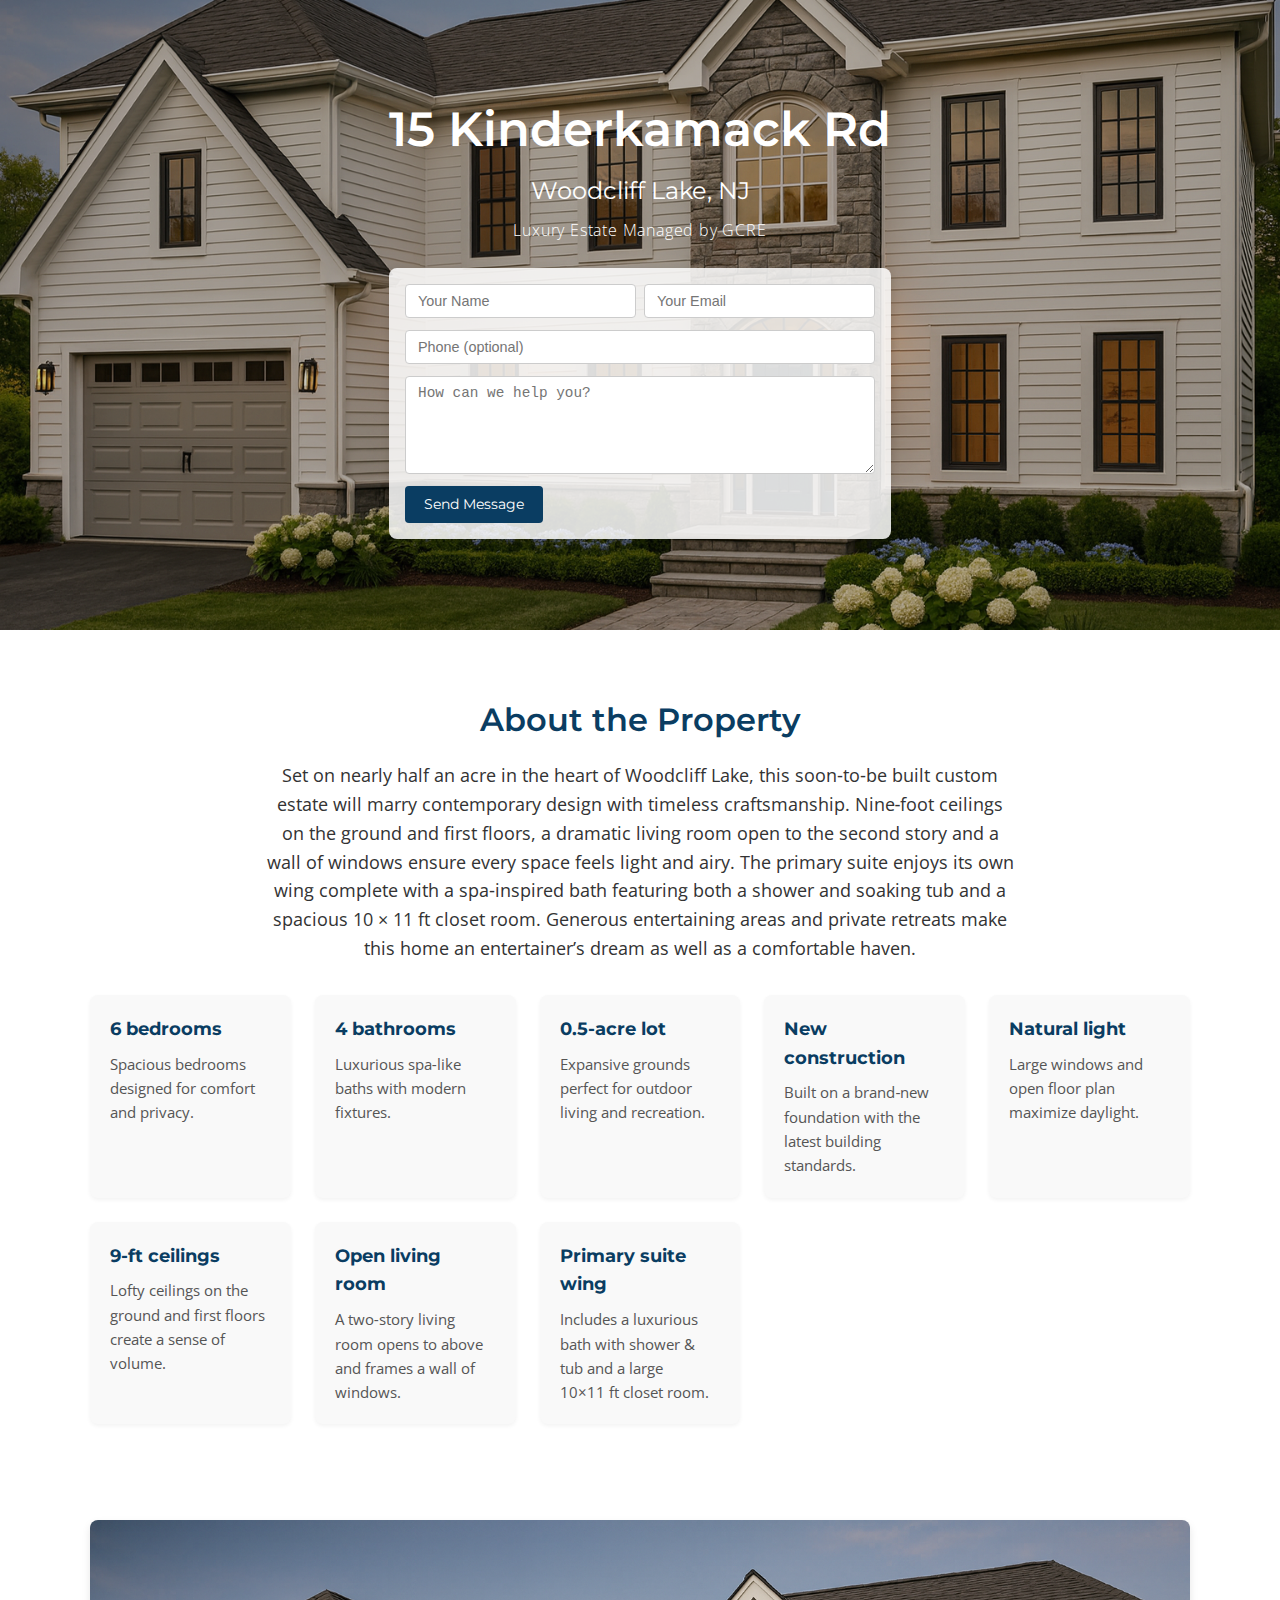
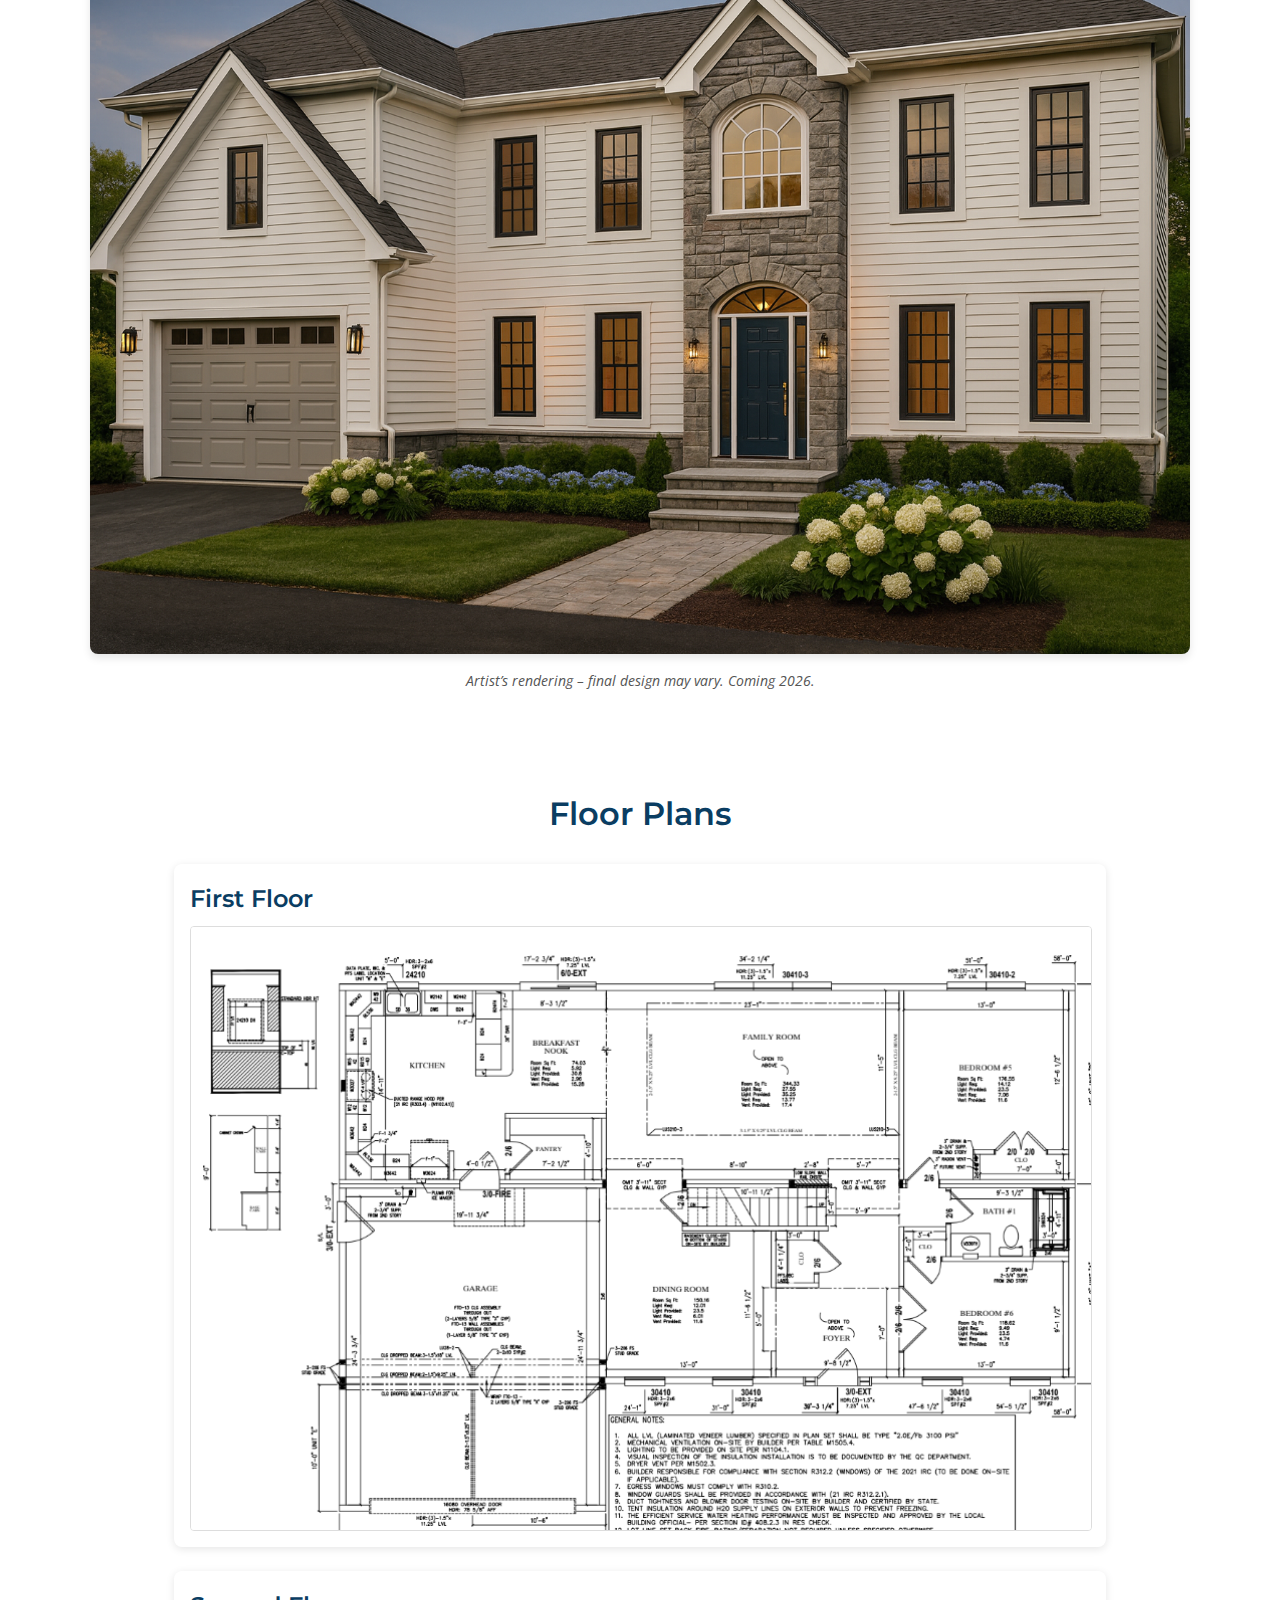
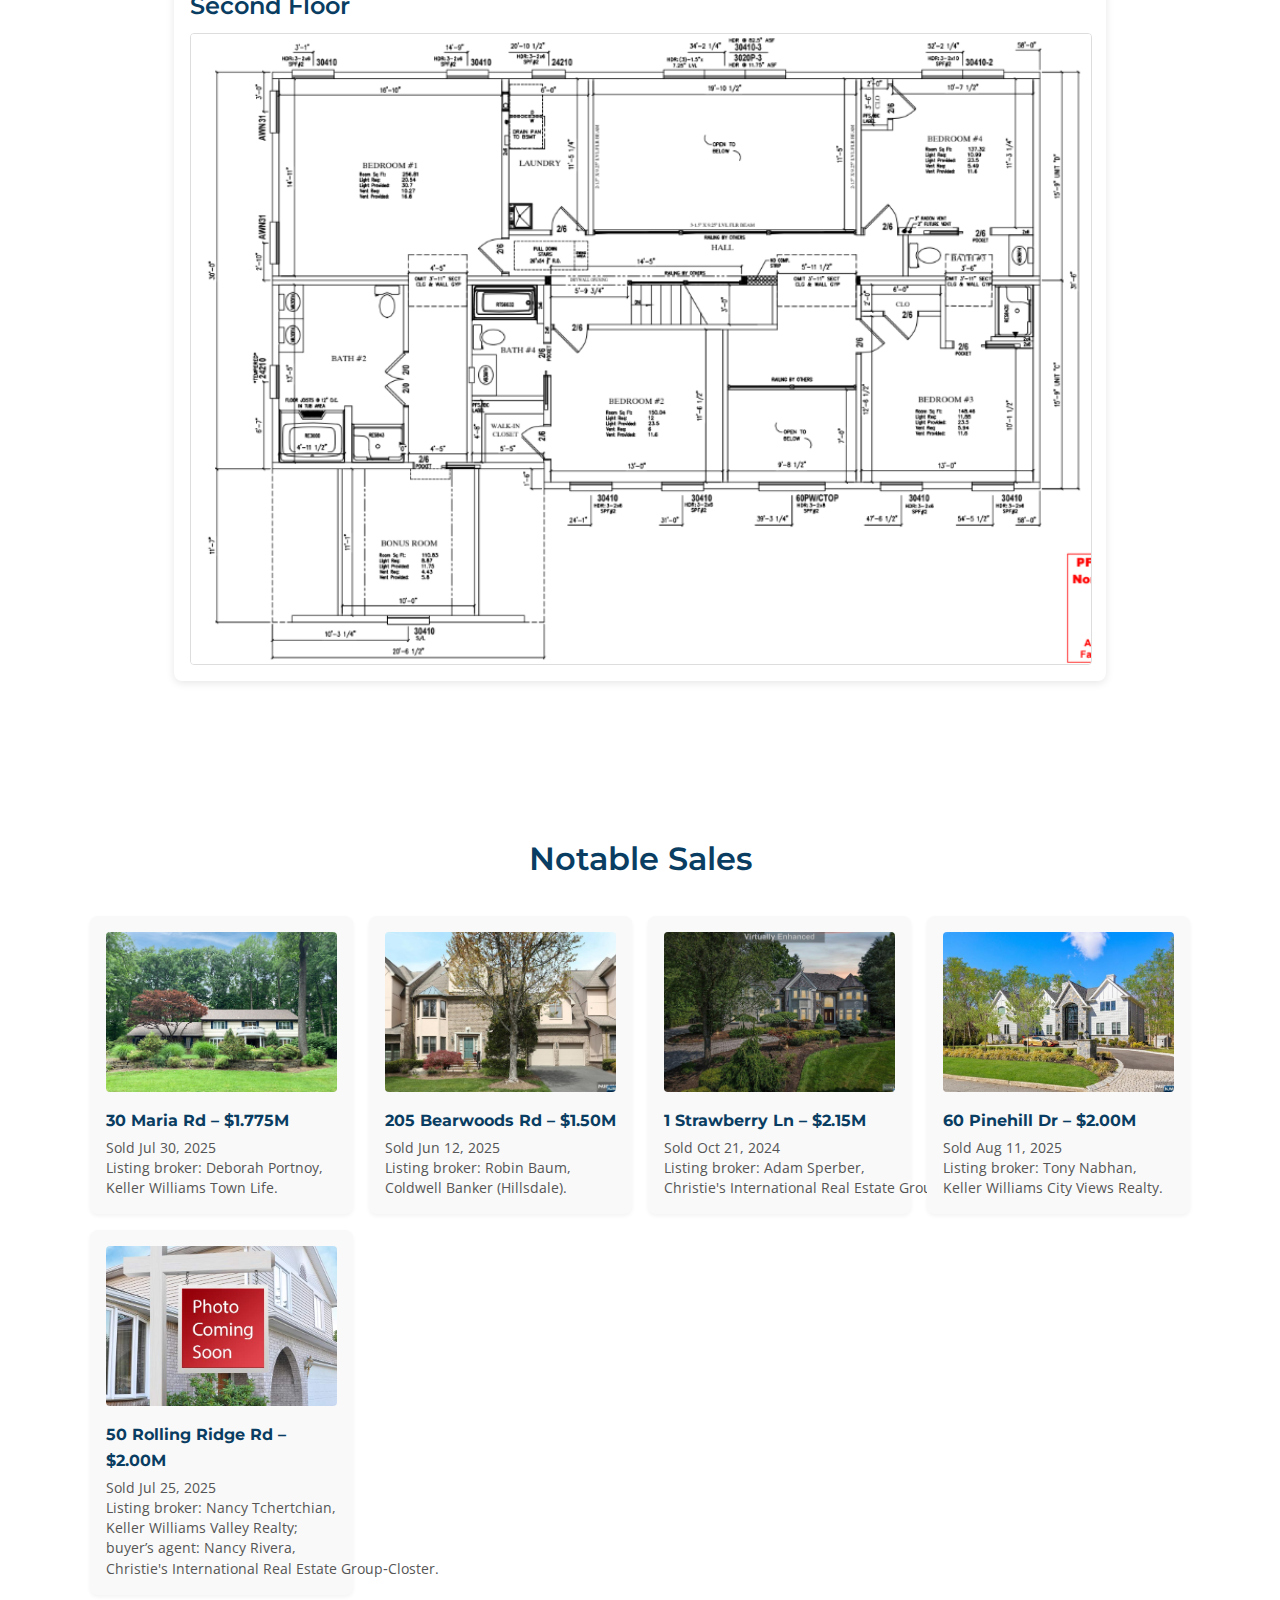
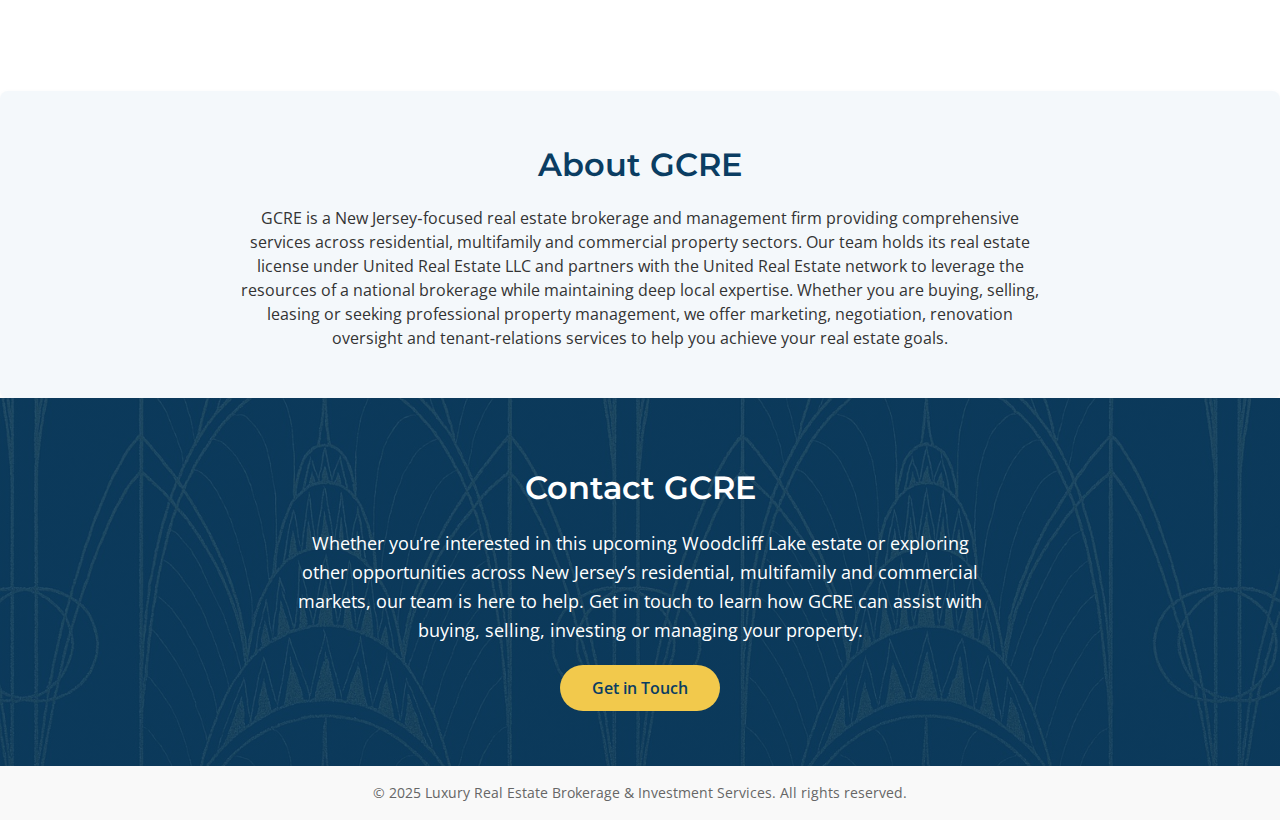
<file: index.html>
<!DOCTYPE html>
<html lang="en">
<head>
    <meta charset="UTF-8">
    <meta name="viewport" content="width=device-width, initial-scale=1.0">
    <title>15 Kinderkamack Rd – Coming Soon</title>
    <!--
      We load fonts directly from Google. These fonts are cached by most
      browsers and don’t require any personal information to download. If
      the network request fails, the page will still render with the
      browser’s default fonts.
    -->
    <link href="https://fonts.googleapis.com/css2?family=Montserrat:wght@400;600&family=Open+Sans:wght@300;400;600&display=swap" rel="stylesheet">
    <link rel="stylesheet" href="style.css">
</head>
<body>
    <!-- Hero section featuring the exterior photo of the property -->
    <header class="hero">
        <!-- Background image is set in CSS -->
        <div class="overlay"></div>
        <div class="hero-content">
            <h1>15 Kinderkamack Rd</h1>
            <h2>Woodcliff Lake, NJ</h2>
            <p class="tagline">Luxury Estate Managed by GCRE</p>
            <!-- Contact form for visitors to reach out directly -->
            <!--
              The contact form below submits to a secure HTTPS endpoint provided by FormSubmit.co.
              Replace "your-email@example.com" with the email address that should receive
              inquiries. The use of HTTPS prevents browsers from warning that the form is
              insecure, which happens when using a mailto: action on a secure (HTTPS) page.
            -->
            <form id="contact" class="contact-form" action="https://formsubmit.co/your-email@example.com" method="POST">
                <!-- FormSubmit will add a honeypot field automatically; include hidden fields
                     for subject or redirect page if desired. -->
                <input type="hidden" name="_subject" value="New inquiry from Woodcliff Lake landing page">
                <input type="hidden" name="_next" value="https://gcre-nj.github.io/woodcliff-lake-landing/thank-you.html">
                <div class="form-row">
                    <input type="text" name="Name" placeholder="Your Name" required>
                    <input type="email" name="Email" placeholder="Your Email" required>
                </div>
                <div class="form-row">
                    <input type="text" name="Phone" placeholder="Phone (optional)">
                </div>
                <div class="form-row">
                    <textarea name="Message" placeholder="How can we help you?" rows="3"></textarea>
                </div>
                <button type="submit">Send Message</button>
            </form>
        </div>
    </header>

    <!-- About section describing the property -->
    <section id="about" class="about section">
        <div class="container">
            <h2>About the Property</h2>
            <p class="intro">
                Set on nearly half an acre in the heart of Woodcliff Lake, this soon‑to‑be built custom estate will
                marry contemporary design with timeless craftsmanship. Nine‑foot ceilings on the ground and first floors,
                a dramatic living room open to the second story and a wall of windows ensure every space feels light
                and airy. The primary suite enjoys its own wing complete with a spa‑inspired bath featuring both a
                shower and soaking tub and a spacious 10&nbsp;×&nbsp;11 ft closet room. Generous entertaining areas and
                private retreats make this home an entertainer’s dream as well as a comfortable haven.
            </p>
            <div class="features">
                <div class="feature">
                    <strong>6 bedrooms</strong>
                    <p>Spacious bedrooms designed for comfort and privacy.</p>
                </div>
                <div class="feature">
                    <strong>4 bathrooms</strong>
                    <p>Luxurious spa‑like baths with modern fixtures.</p>
                </div>
                <div class="feature">
                    <strong>0.5‑acre lot</strong>
                    <p>Expansive grounds perfect for outdoor living and recreation.</p>
                </div>
                <div class="feature">
                    <strong>New construction</strong>
                    <p>Built on a brand‑new foundation with the latest building standards.</p>
                </div>
                <div class="feature">
                    <strong>Natural light</strong>
                    <p>Large windows and open floor plan maximize daylight.</p>
                </div>
                <div class="feature">
                    <strong>9‑ft ceilings</strong>
                    <p>Lofty ceilings on the ground and first floors create a sense of volume.</p>
                </div>
                <div class="feature">
                    <strong>Open living room</strong>
                    <p>A two‑story living room opens to above and frames a wall of windows.</p>
                </div>
                <div class="feature">
                    <strong>Primary suite wing</strong>
                    <p>Includes a luxurious bath with shower &amp; tub and a large 10×11 ft closet room.</p>
                </div>
            </div>

            <!-- End of features -->
        </div>
    </section>

    <!-- Rendering section showing the main exterior image again without overlay -->
    <section id="rendering" class="rendering section">
        <div class="rendering-container">
            <img src="exterior.png" alt="Artist's rendering of 15 Kinderkamack Rd exterior">
            <p class="rendering-caption">Artist’s rendering – final design may vary. Coming 2026.</p>
        </div>
    </section>

    <!-- Floor plans section placed immediately after the property description -->
    <section id="floor-plans" class="floor-plans section">
        <div class="container">
            <h2>Floor Plans</h2>
            <div class="plan">
                <h3>First Floor</h3>
                <img src="first-floor.png" alt="First floor plan">
            </div>
            <div class="plan">
                <h3>Second Floor</h3>
                <img src="second-floor.png" alt="Second floor plan">
            </div>
        </div>
    </section>


    <!-- Notable sales section highlighting recent high‑end transactions -->
    <section id="gallery" class="gallery section">
        <div class="container">
            <h2>Notable Sales</h2>
            <!-- High‑value sales with images, sale details and listing brokerages -->
            <div class="sales-list">
                <!-- 30 Maria Road -->
                <div class="sale-item">
                    <img src="maria30.jpg" alt="30 Maria Road exterior">
                    <strong>30 Maria Rd – $1.775M</strong>
                    <p>Sold Jul 30, 2025<br>
                    Listing broker: Deborah Portnoy, Keller Williams Town Life.</p>
                </div>
                <!-- 205 Bearwoods Road -->
                <div class="sale-item">
                    <img src="bearwoods205.jpg" alt="205 Bearwoods Road exterior">
                    <strong>205 Bearwoods Rd – $1.50M</strong>
                    <p>Sold Jun 12, 2025<br>
                    Listing broker: Robin Baum, Coldwell Banker (Hillsdale).</p>
                </div>
                <!-- 1 Strawberry Lane -->
                <div class="sale-item">
                    <img src="strawberry1.jpg" alt="1 Strawberry Lane exterior">
                    <strong>1 Strawberry Ln – $2.15M</strong>
                    <p>Sold Oct 21, 2024<br>
                    Listing broker: Adam Sperber, Christie's International Real Estate Group‑Paramus.</p>
                </div>
                <!-- 60 Pinehill Drive -->
                <div class="sale-item">
                    <img src="pinehill60.jpg" alt="60 Pinehill Drive exterior">
                    <strong>60 Pinehill Dr – $2.00M</strong>
                    <p>Sold Aug 11, 2025<br>
                    Listing broker: Tony Nabhan, Keller Williams City Views Realty.</p>
                </div>
                <!-- 50 Rolling Ridge Road -->
                <div class="sale-item">
                    <img src="rollingridge50.jpg" alt="50 Rolling Ridge Road exterior (photo coming soon)">
                    <strong>50 Rolling Ridge Rd – $2.00M</strong>
                    <p>Sold Jul 25, 2025<br>
                    Listing broker: Nancy Tchertchian, Keller Williams Valley Realty; buyer’s agent: Nancy Rivera, Christie's International Real Estate Group‑Closter.</p>
                </div>
            </div>
        </div>
    </section>

    <!-- About GCRE section -->
    <section id="about-gcre" class="gcre section">
        <div class="container">
            <h2>About GCRE</h2>
            <p>
                GCRE is a New Jersey‑focused real estate brokerage and management firm providing
                comprehensive services across residential, multifamily and commercial property sectors.
                Our team holds its real estate license under United Real Estate LLC and partners with
                the United Real Estate network to leverage the resources of a national brokerage while
                maintaining deep local expertise. Whether you are buying, selling, leasing or seeking
                professional property management, we offer marketing, negotiation, renovation oversight
                and tenant‑relations services to help you achieve your real estate goals.
            </p>
        </div>
    </section>


    <!-- Contact call to action -->
    <section id="cta" class="cta section">
        <div class="container">
            <h2>Contact GCRE</h2>
            <p>
                Whether you’re interested in this upcoming Woodcliff Lake estate or exploring other opportunities
                across New Jersey’s residential, multifamily and commercial markets, our team is here to help.
                Get in touch to learn how GCRE can assist with buying, selling, investing or managing your
                property.
            </p>
            <a class="btn" href="#contact">Get in Touch</a>
        </div>
    </section>

    <!-- Footer with basic attribution -->
    <footer class="footer">
        <div class="container">
            <p>&copy; 2025 Luxury Real Estate Brokerage &amp; Investment Services. All rights reserved.</p>
        </div>
    </footer>
</body>
</html>
</file>
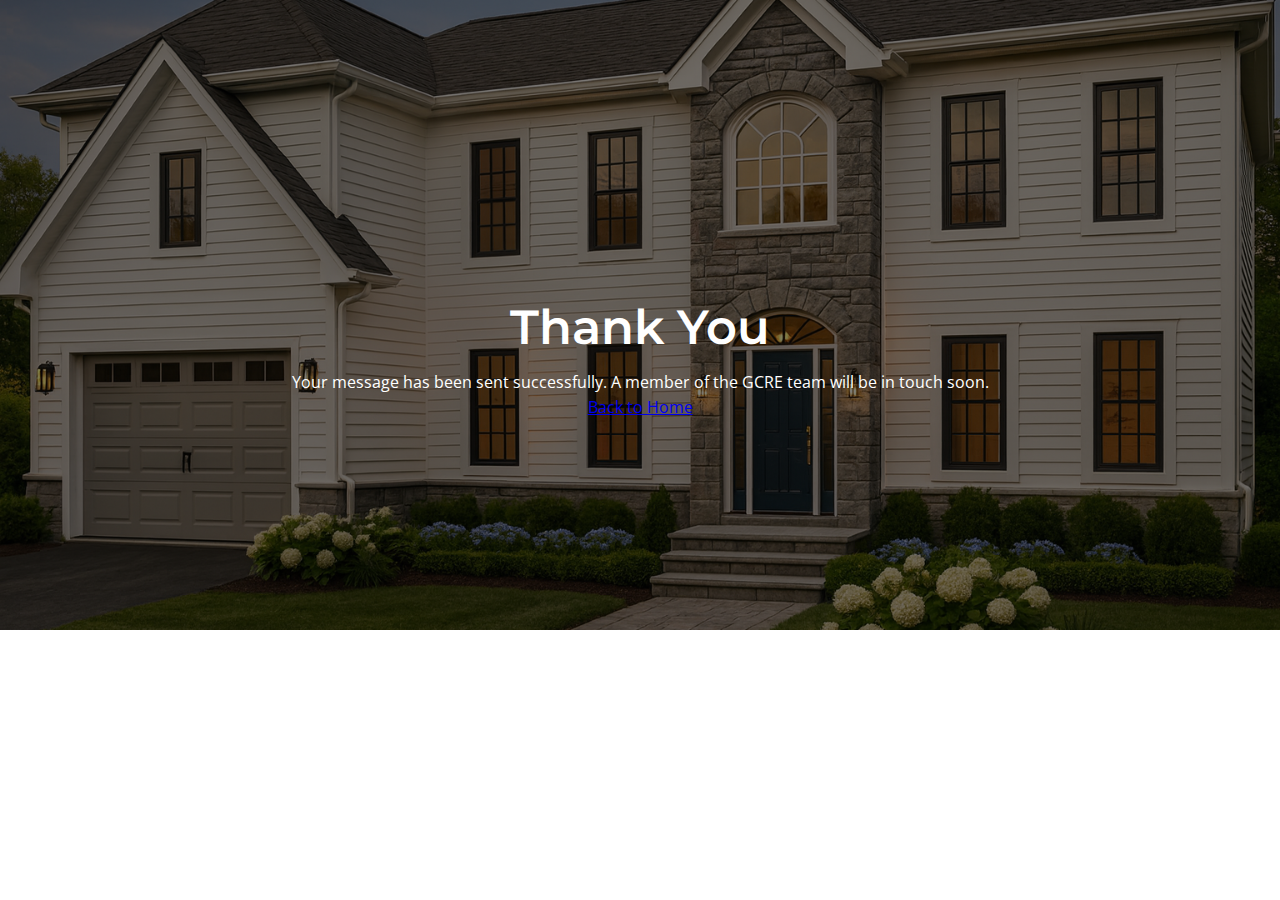
<file: thank-you.html>
<!DOCTYPE html>
<html lang="en">
<head>
    <meta charset="UTF-8">
    <meta name="viewport" content="width=device-width, initial-scale=1.0">
    <title>Thank You – GCRE</title>
    <link href="https://fonts.googleapis.com/css2?family=Montserrat:wght@400;600&family=Open+Sans:wght@300;400;600&display=swap" rel="stylesheet">
    <link rel="stylesheet" href="style.css">
</head>
<body>
    <header class="hero" style="min-height: 40vh; background-image: url('exterior.png');">
        <div class="overlay" style="background: rgba(0,0,0,0.5);"></div>
        <div class="hero-content" style="padding-top: 6rem;">
            <h1>Thank You</h1>
            <p>Your message has been sent successfully. A member of the GCRE team will be in touch soon.</p>
            <a href="index.html" class="btn">Back to Home</a>
        </div>
    </header>
</body>
</html>
</file>
<file: style.css>
/*
 * Global styles
 *
 * This stylesheet defines a cohesive, luxury‑inspired look for the
 * Woodcliff Lake landing page. The palette uses neutral tones and
 * deep blues to evoke sophistication. Layouts are responsive so the
 * site adapts gracefully to mobile devices.
 */

/* Reset some default browser spacing */
body, h1, h2, h3, p {
    margin: 0;
    padding: 0;
}

body {
    font-family: 'Open Sans', Arial, sans-serif;
    line-height: 1.6;
    color: #333;
}

/* Layout helpers */
.section {
    padding: 4rem 1rem;
}

.container {
    max-width: 1100px;
    margin: 0 auto;
    padding: 0 1rem;
}

/* Hero section */
.hero {
    position: relative;
    height: 70vh;
    min-height: 500px;
    color: #fff;
    display: flex;
    align-items: center;
    justify-content: center;
    text-align: center;
    background-image: url('exterior.png');
    background-size: cover;
    background-position: center;
}

/* Dark gradient overlay on top of the hero image */
.hero .overlay {
    position: absolute;
    top: 0;
    left: 0;
    right: 0;
    bottom: 0;
    /* Further lighten overlay to better reveal the property image */
    background: rgba(0, 0, 0, 0.2);
    z-index: 1;
}

.hero-content {
    position: relative;
    z-index: 2;
    padding: 1rem;
}

.hero h1 {
    font-family: 'Montserrat', sans-serif;
    font-size: 3rem;
    font-weight: 600;
    margin-bottom: 0.25rem;
}

.hero h2 {
    font-family: 'Montserrat', sans-serif;
    font-size: 1.5rem;
    font-weight: 400;
    margin-bottom: 0.5rem;
}

.hero .tagline {
    font-size: 1rem;
    font-weight: 300;
    letter-spacing: 0.05em;
}

/* Contact form inside the hero section */
.contact-form {
    margin-top: 1.5rem;
    max-width: 600px;
    margin-left: auto;
    margin-right: auto;
    display: flex;
    flex-direction: column;
    gap: 0.75rem;
    background-color: rgba(255,255,255,0.85);
    padding: 1rem;
    border-radius: 8px;
    box-shadow: 0 2px 8px rgba(0, 0, 0, 0.1);
}

.contact-form .form-row {
    display: flex;
    flex-wrap: wrap;
    gap: 0.5rem;
}

.contact-form input,
.contact-form textarea {
    flex: 1;
    padding: 0.5rem 0.75rem;
    border: 1px solid #ccc;
    border-radius: 4px;
    font-size: 0.9rem;
}

.contact-form textarea {
    resize: vertical;
    min-height: 80px;
}

.contact-form button {
    align-self: flex-start;
    background-color: #0a3d62;
    color: #fff;
    border: none;
    padding: 0.6rem 1.2rem;
    border-radius: 4px;
    font-family: 'Montserrat', sans-serif;
    font-size: 0.9rem;
    cursor: pointer;
    transition: background-color 0.3s ease;
}

.contact-form button:hover {
    background-color: #092f4c;
}

/* Responsive adjustments */
@media (max-width: 600px) {
    /* Stack inputs vertically on narrow screens */
    .contact-form .form-row {
        flex-direction: column;
    }
    .contact-form input,
    .contact-form textarea {
        width: 100%;
    }
    .contact-form button {
        width: 100%;
    }
    .features {
        grid-template-columns: 1fr;
    }
    .sales-list {
        grid-template-columns: 1fr;
    }
}

/* About section */
.about h2 {
    font-family: 'Montserrat', sans-serif;
    font-size: 2rem;
    font-weight: 600;
    color: #0a3d62;
    margin-bottom: 1rem;
    text-align: center;
}

.about .intro {
    max-width: 750px;
    margin: 0 auto 2rem;
    font-size: 1.125rem;
    text-align: center;
}

.features {
    display: grid;
    grid-template-columns: repeat(auto-fit, minmax(200px, 1fr));
    gap: 1.5rem;
    margin-top: 1rem;
}

.feature {
    background: #f9f9f9;
    padding: 1.25rem;
    border-radius: 8px;
    box-shadow: 0 2px 4px rgba(0, 0, 0, 0.05);
    transition: transform 0.3s ease;
}

.feature:hover {
    transform: translateY(-5px);
}

.feature strong {
    display: block;
    font-family: 'Montserrat', sans-serif;
    font-size: 1.125rem;
    color: #0a3d62;
    margin-bottom: 0.5rem;
}

.feature p {
    font-size: 0.95rem;
    color: #555;
}

/* Gallery section */
.gallery h2 {
    font-family: 'Montserrat', sans-serif;
    font-size: 2rem;
    font-weight: 600;
    color: #0a3d62;
    margin-bottom: 0.5rem;
    text-align: center;
}

.gallery-note {
    text-align: center;
    font-size: 1rem;
    margin-bottom: 1.5rem;
}

/* List of notable sales */
.sales-list {
    margin-top: 2rem;
    display: grid;
    grid-template-columns: repeat(auto-fit, minmax(250px, 1fr));
    gap: 1rem;
}

.sale-item {
    background: #f9f9f9;
    border-radius: 8px;
    padding: 1rem;
    box-shadow: 0 2px 4px rgba(0, 0, 0, 0.05);
}

/* Image styling for each sale item */
.sale-item img {
    width: 100%;
    height: 160px;
    object-fit: cover;
    border-radius: 4px;
    margin-bottom: 0.5rem;
}

/* Ensure sale item paragraphs are readable when multiple lines */
.sale-item p {
    line-height: 1.4;
}

.sale-item strong {
    font-family: 'Montserrat', sans-serif;
    font-size: 1rem;
    color: #0a3d62;
}

.sale-item p {
    font-size: 0.9rem;
    color: #555;
    margin-top: 0.3rem;
}

/* GCRE introduction */
.gcre-intro {
    margin-top: 2rem;
    background: #f4f8fb;
    padding: 1.5rem;
    border-radius: 8px;
    box-shadow: 0 2px 6px rgba(0, 0, 0, 0.04);
}

/* Stand‑alone GCRE section styling */
.gcre {
    background: #f4f8fb;
    padding: 3rem 1rem;
    border-radius: 8px;
    box-shadow: 0 2px 6px rgba(0, 0, 0, 0.04);
    margin-top: 2rem;
}

.gcre h2 {
    font-family: 'Montserrat', sans-serif;
    font-size: 2rem;
    font-weight: 600;
    color: #0a3d62;
    text-align: center;
    margin-bottom: 1rem;
}

.gcre p {
    max-width: 800px;
    margin: 0 auto;
    font-size: 1rem;
    color: #333;
    line-height: 1.5;
    text-align: center;
}

.gcre-intro h3 {
    font-family: 'Montserrat', sans-serif;
    font-size: 1.5rem;
    font-weight: 600;
    color: #0a3d62;
    margin-bottom: 0.5rem;
}

.gcre-intro p {
    font-size: 1rem;
    color: #333;
    line-height: 1.5;
}

.gallery-grid {
    display: flex;
    justify-content: center;
    align-items: center;
    overflow: hidden;
    border-radius: 8px;
    box-shadow: 0 4px 8px rgba(0, 0, 0, 0.1);
}

.gallery-grid img {
    width: 100%;
    max-height: 500px;
    object-fit: cover;
    display: block;
}

/* Floor plans section */
.floor-plans h2 {
    font-family: 'Montserrat', sans-serif;
    font-size: 2rem;
    font-weight: 600;
    color: #0a3d62;
    text-align: center;
    margin-bottom: 1rem;
}

.floor-plans .plan {
    margin: 1.5rem auto;
    max-width: 900px;
    background: #fff;
    padding: 1rem;
    border-radius: 8px;
    box-shadow: 0 2px 8px rgba(0, 0, 0, 0.1);
}

.floor-plans .plan h3 {
    font-family: 'Montserrat', sans-serif;
    font-size: 1.5rem;
    font-weight: 600;
    color: #0a3d62;
    margin-bottom: 0.5rem;
}

.floor-plans .plan img {
    width: 100%;
    height: auto;
    display: block;
    border: 1px solid #ddd;
    border-radius: 4px;
}

/* Rendering section */
.rendering {
    padding: 2rem 0;
    background: #fff;
}

.rendering-container {
    max-width: 1100px;
    margin: 0 auto;
    text-align: center;
}

.rendering-container img {
    width: 100%;
    height: auto;
    border-radius: 8px;
    box-shadow: 0 4px 8px rgba(0, 0, 0, 0.1);
}

.rendering-caption {
    font-size: 0.9rem;
    color: #555;
    margin-top: 0.5rem;
    font-style: italic;
}

/* CTA section */
.cta {
    /*
     * Add an Art Deco pattern behind the CTA.
     * A semi‑transparent gradient overlays the pattern to keep text legible
     * while allowing the gold motifs to subtly show through. The pattern
     * repeats to cover the full width of the section.
     */
    background-image:
        linear-gradient(rgba(10, 61, 98, 0.9), rgba(10, 61, 98, 0.9)),
        url('pattern.jpg');
    background-size: cover;
    background-repeat: repeat;
    color: #fff;
    text-align: center;
}

.cta h2 {
    font-family: 'Montserrat', sans-serif;
    font-size: 2rem;
    font-weight: 600;
    margin-bottom: 1rem;
}

.cta p {
    max-width: 700px;
    margin: 0 auto 2rem;
    font-size: 1.125rem;
    line-height: 1.6;
}

.cta .btn {
    background: #f2c94c;
    color: #0a3d62;
    padding: 0.75rem 2rem;
    border-radius: 50px;
    text-decoration: none;
    font-weight: 600;
    transition: background 0.3s ease, color 0.3s ease;
}

.cta .btn:hover {
    background: #0a3d62;
    color: #fff;
    border: 2px solid #f2c94c;
}

/* Footer */
.footer {
    background: #f9f9f9;
    padding: 1rem 0;
    text-align: center;
    font-size: 0.875rem;
    color: #666;
}

/* Responsive typography adjustments */
@media (max-width: 768px) {
    .hero h1 {
        font-size: 2.25rem;
    }
    .hero h2 {
        font-size: 1.25rem;
    }
    .hero .tagline {
        font-size: 0.875rem;
    }
    .about .intro {
        font-size: 1rem;
    }
    .cta h2 {
        font-size: 1.75rem;
    }
    .cta p {
        font-size: 1rem;
    }
}
</file>
